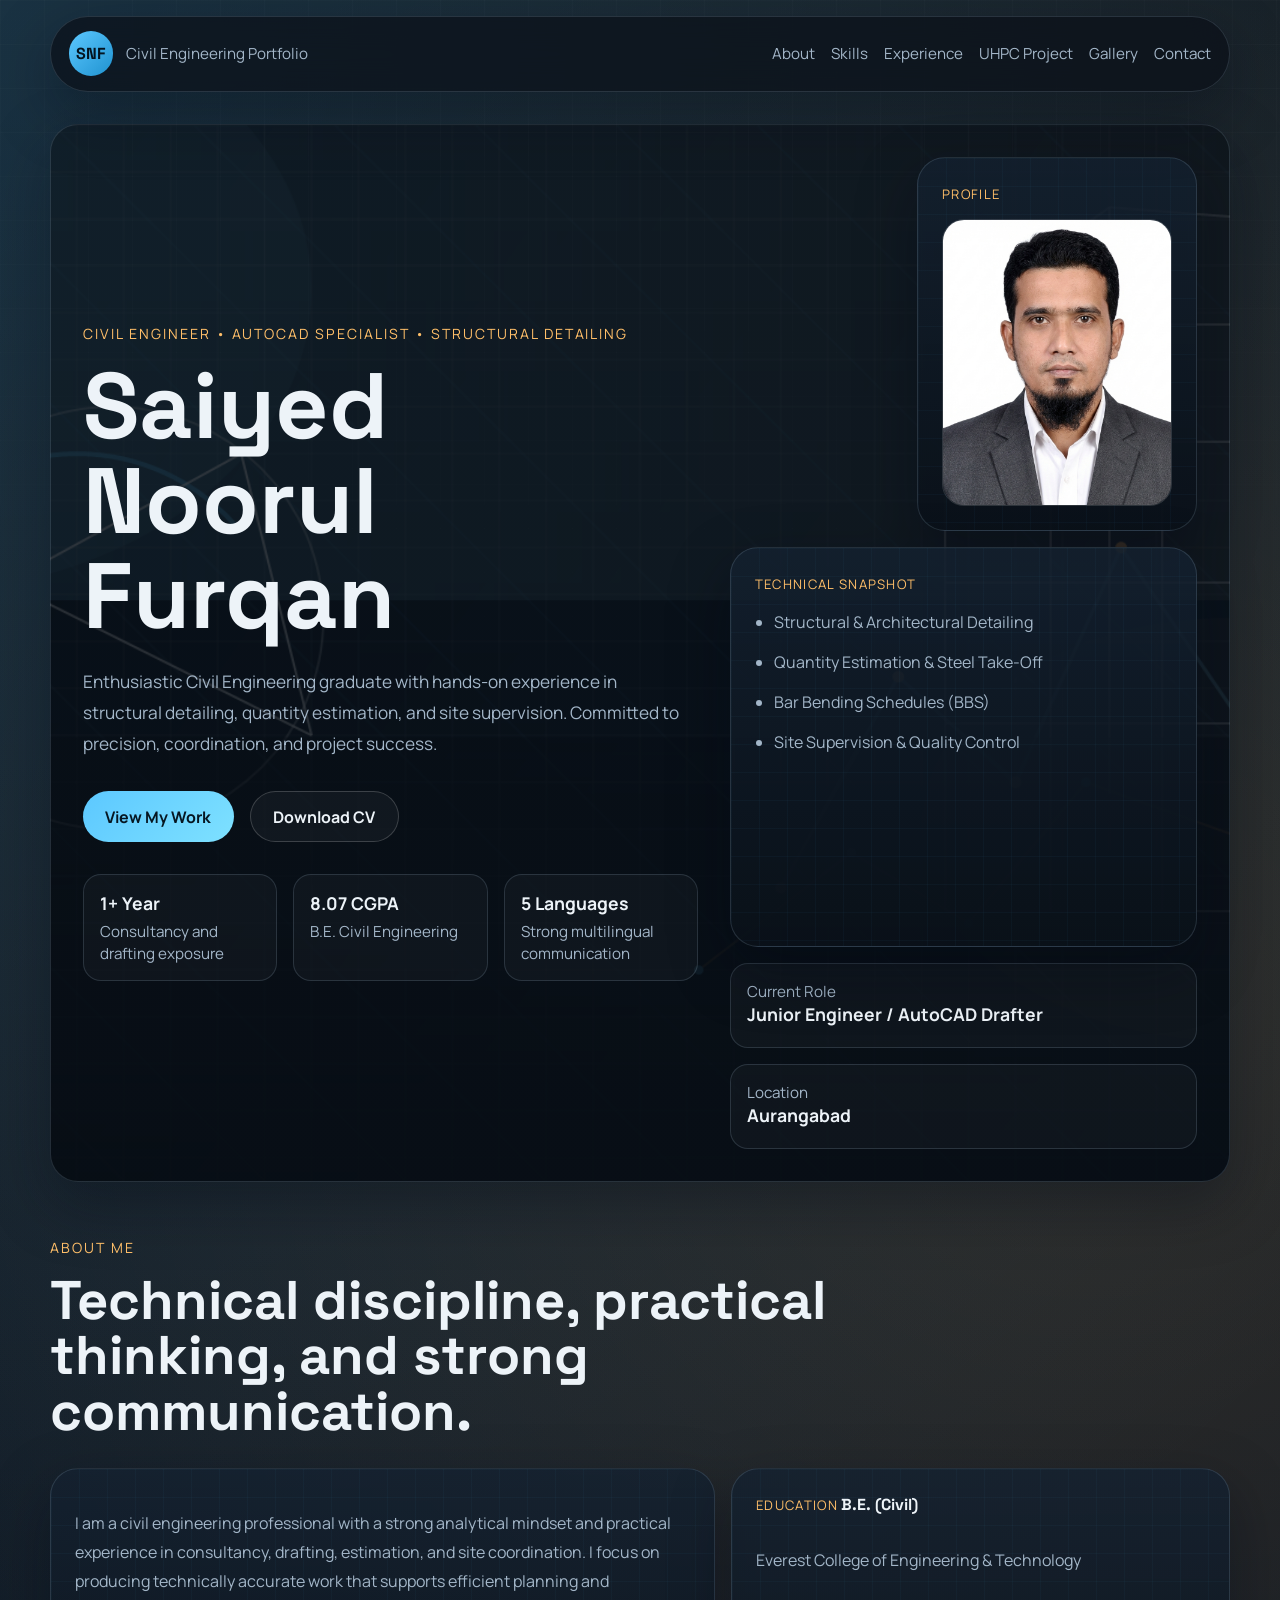
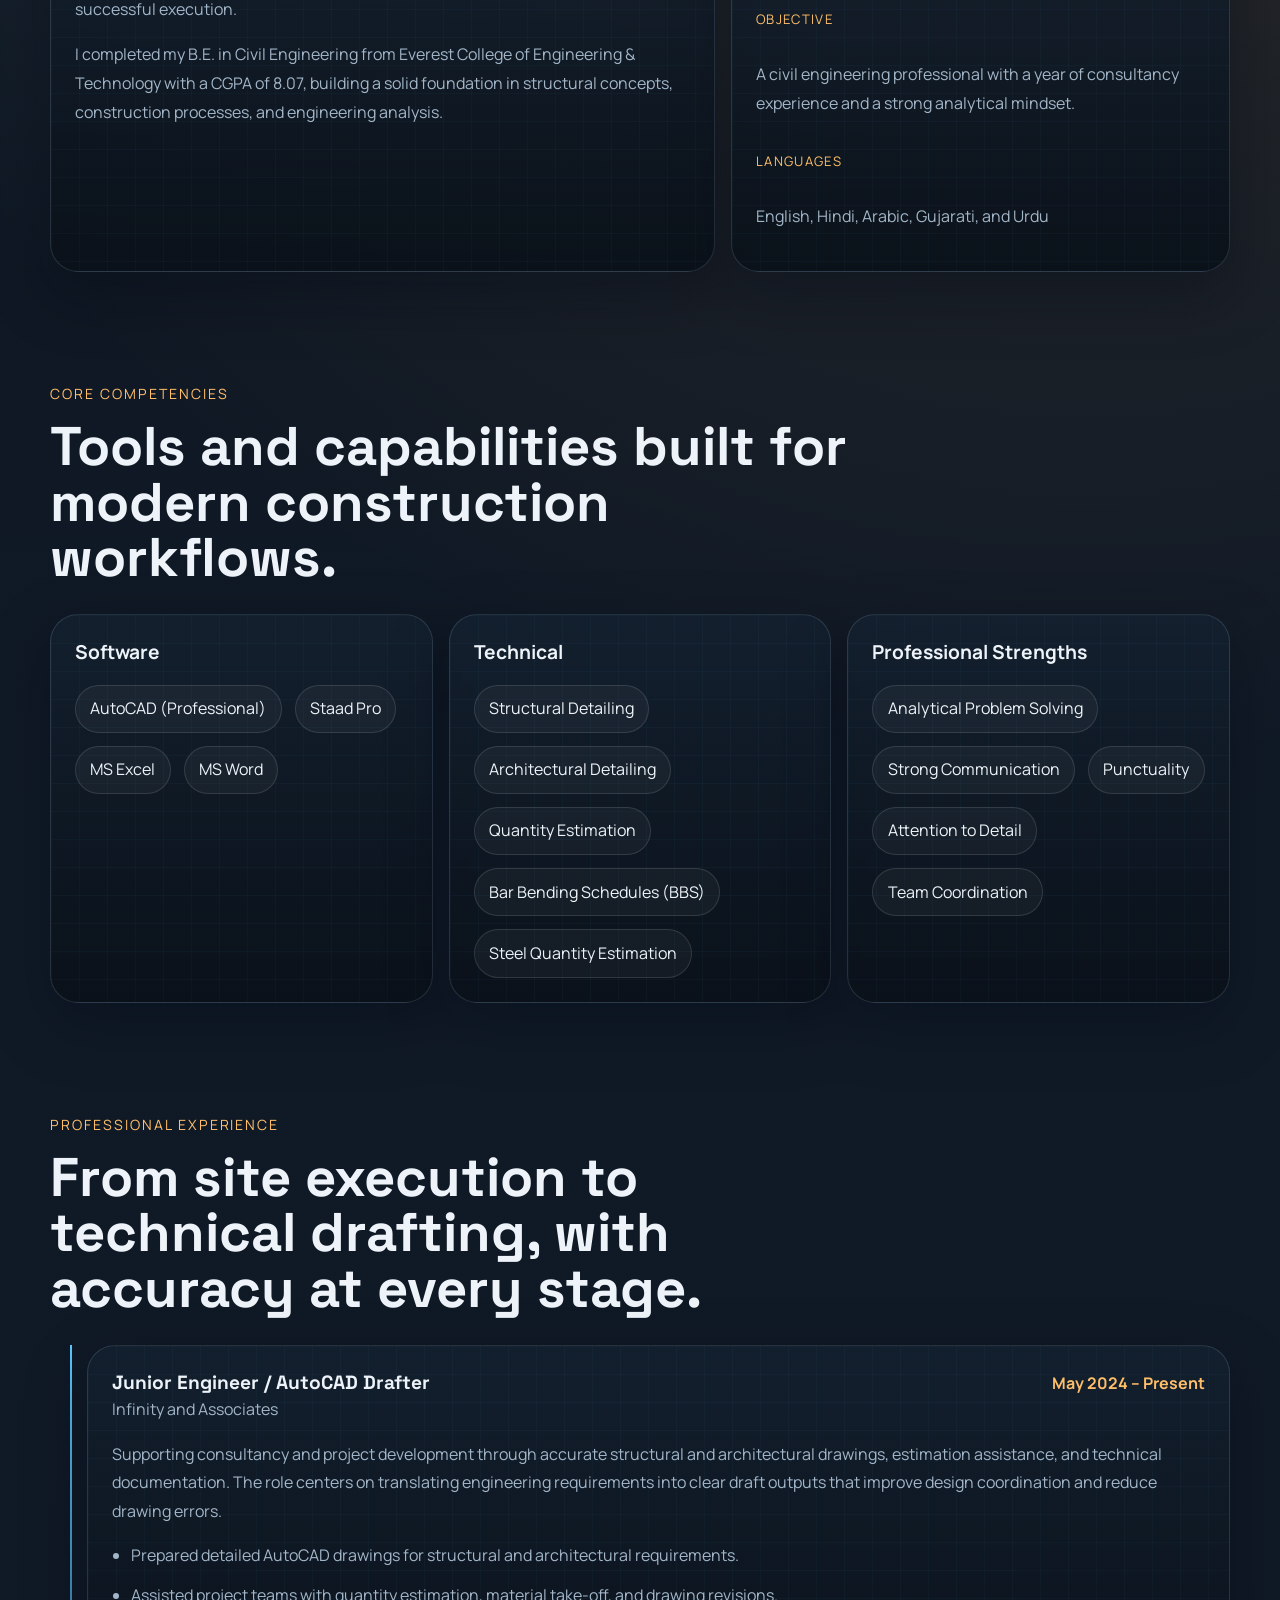
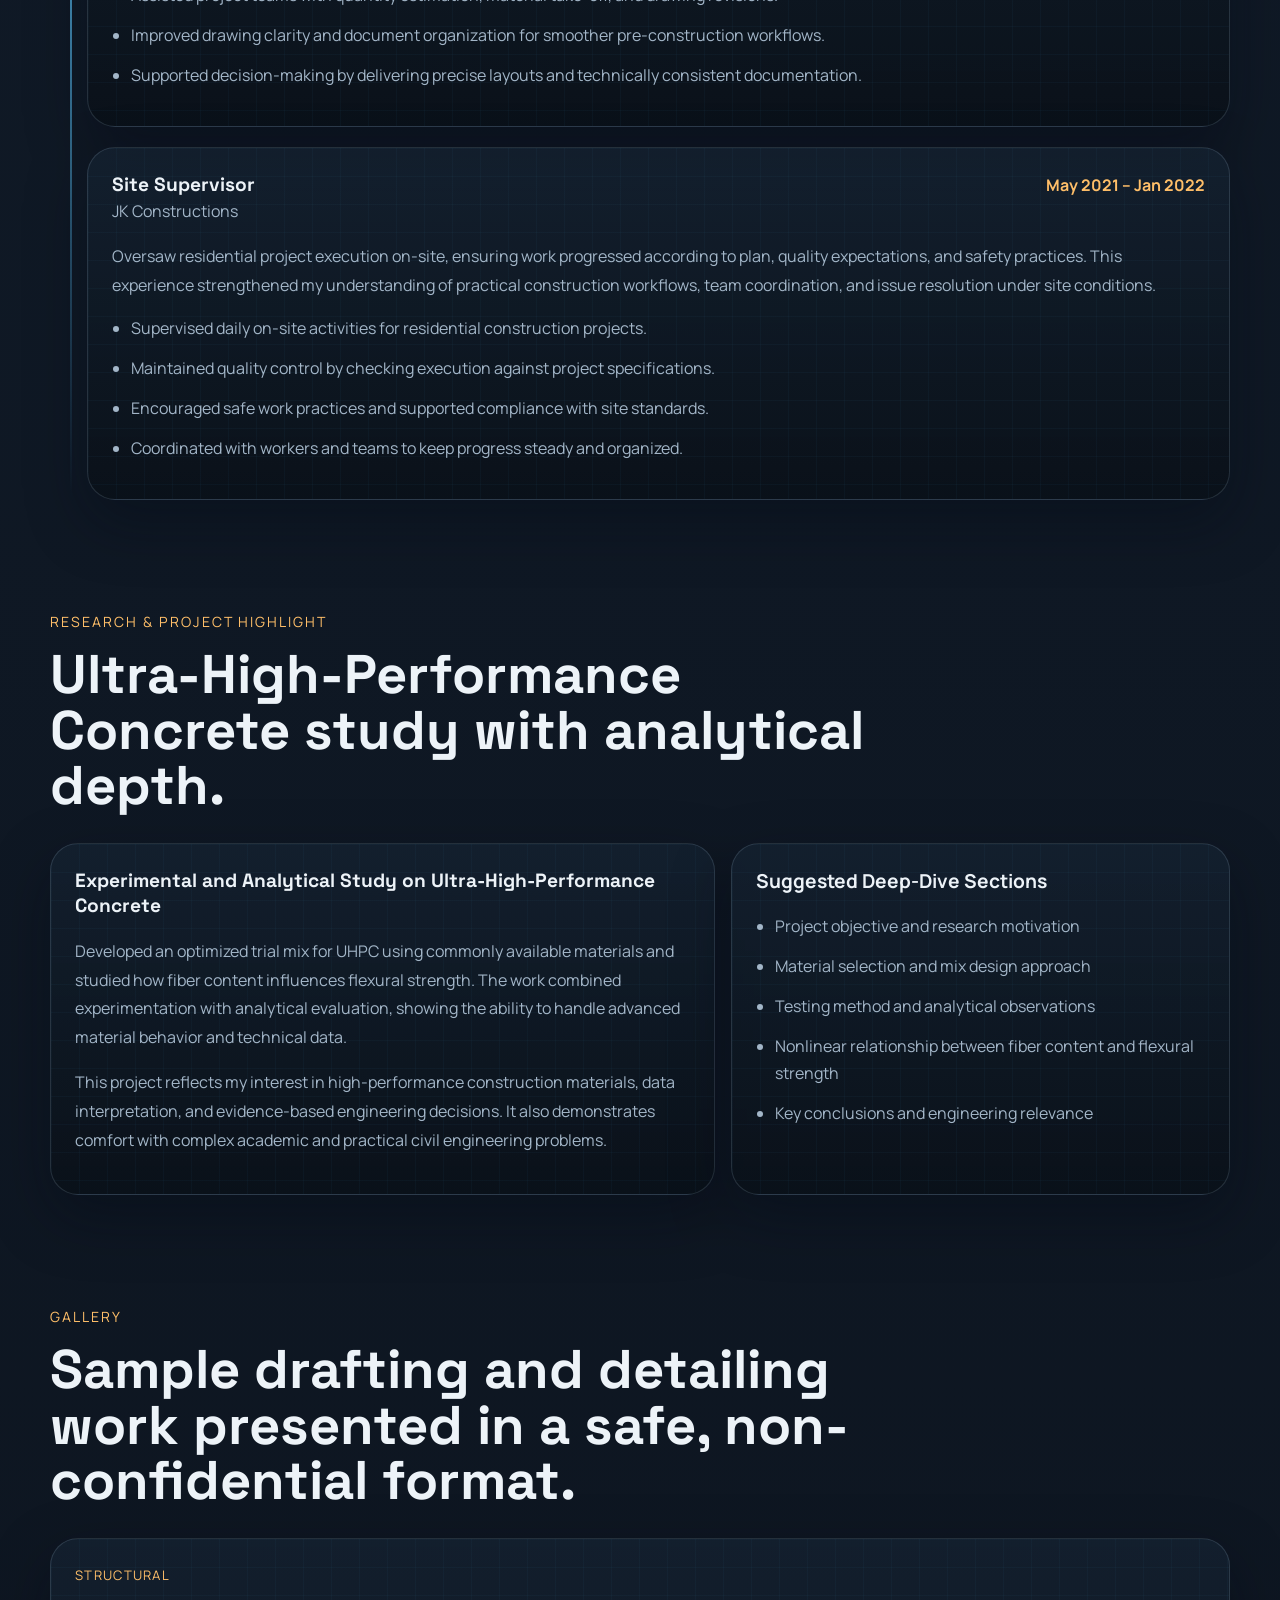
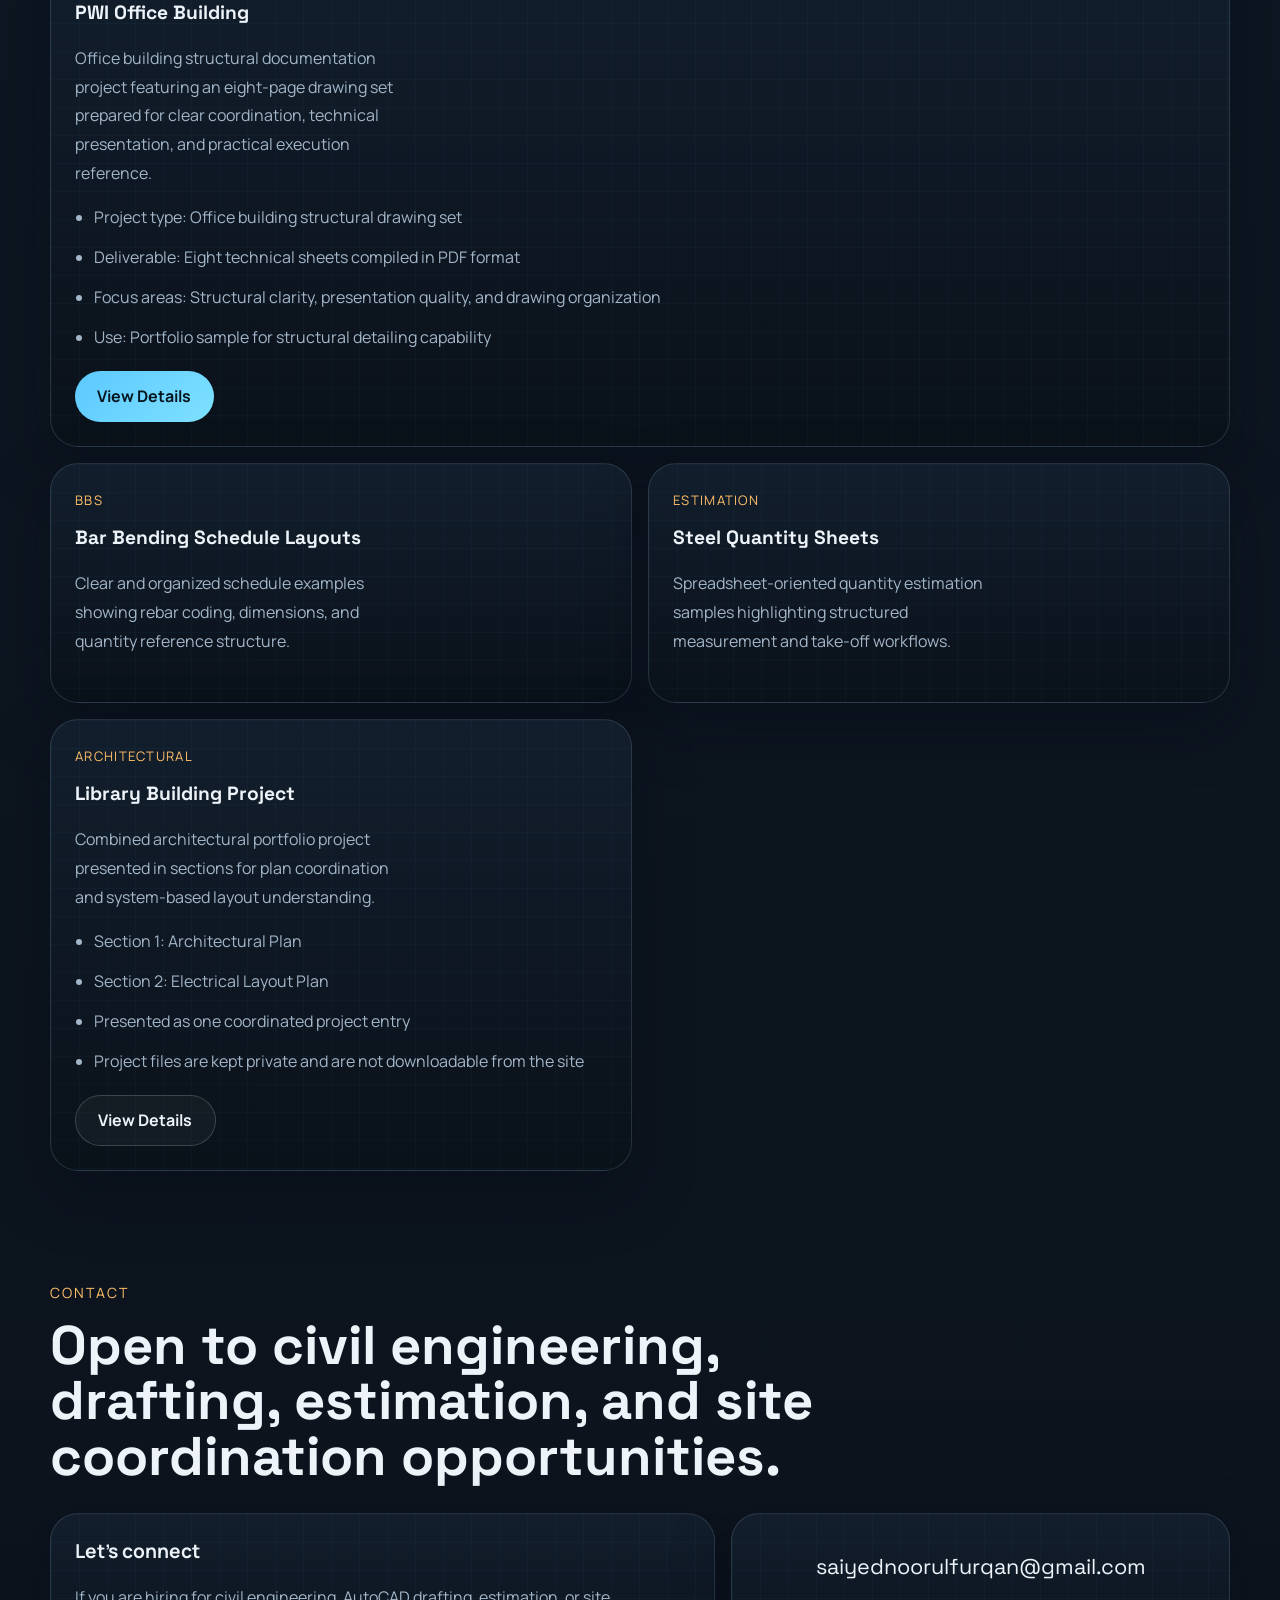
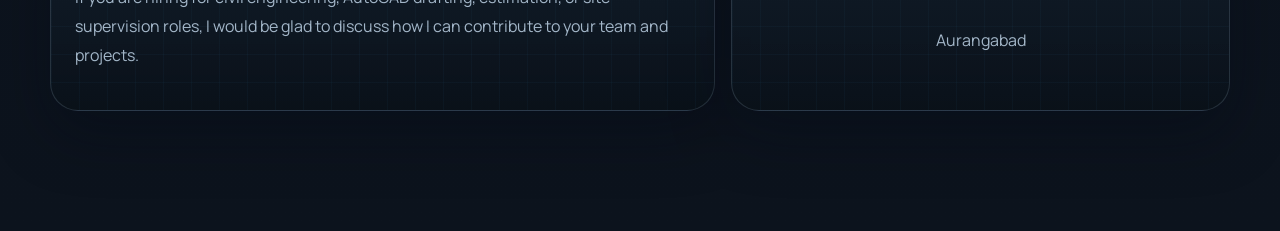
<file: index.html>
<!DOCTYPE html>
<html lang="en">
  <head>
    <meta charset="UTF-8" />
    <meta name="viewport" content="width=device-width, initial-scale=1.0" />
    <title>Saiyed Noorul Furqan | Civil Engineer & AutoCAD Specialist</title>
    <meta
      name="description"
      content="Professional portfolio of Saiyed Noorul Furqan, Civil Engineer and AutoCAD Specialist focused on structural detailing, quantity estimation, and site supervision."
    />
    <link rel="preconnect" href="https://fonts.googleapis.com" />
    <link rel="preconnect" href="https://fonts.gstatic.com" crossorigin />
    <link
      href="https://fonts.googleapis.com/css2?family=Manrope:wght@400;500;600;700;800&family=Space+Grotesk:wght@500;700&display=swap"
      rel="stylesheet"
    />
    <link rel="stylesheet" href="styles.css" />
  </head>
  <body>
    <div class="site-shell">
      <header class="topbar">
        <a class="brand" href="#home">
          <span class="brand-mark">SNF</span>
          <span class="brand-text">Civil Engineering Portfolio</span>
        </a>
        <button class="nav-toggle" aria-expanded="false" aria-controls="site-nav">
          Menu
        </button>
        <nav class="nav" id="site-nav">
          <a href="#about">About</a>
          <a href="#skills">Skills</a>
          <a href="#experience">Experience</a>
          <a href="#project">UHPC Project</a>
          <a href="#gallery">Gallery</a>
          <a href="#contact">Contact</a>
        </nav>
      </header>

      <main>
        <section class="hero section" id="home">
          <div class="hero-copy">
            <p class="eyebrow">Civil Engineer • AutoCAD Specialist • Structural Detailing</p>
            <h1>Saiyed Noorul Furqan</h1>
            <p class="hero-subtitle">
              Enthusiastic Civil Engineering graduate with hands-on experience in
              structural detailing, quantity estimation, and site supervision.
              Committed to precision, coordination, and project success.
            </p>
            <div class="hero-actions">
              <a class="button button-primary" href="#gallery">View My Work</a>
              <a class="button button-secondary" href="#contact">Download CV</a>
            </div>
            <div class="hero-highlights">
              <div>
                <strong>1+ Year</strong>
                <span>Consultancy and drafting exposure</span>
              </div>
              <div>
                <strong>8.07 CGPA</strong>
                <span>B.E. Civil Engineering</span>
              </div>
              <div>
                <strong>5 Languages</strong>
                <span>Strong multilingual communication</span>
              </div>
            </div>
          </div>

          <div class="hero-panel">
            <div class="profile-card card">
              <span class="panel-label">Profile</span>
              <img
                class="profile-photo"
                src="images/profile-photo-cropped.png"
                alt="Portrait of Saiyed Noorul Furqan"
              />
            </div>
            <div class="blueprint-card">
              <div class="panel-label">Technical Snapshot</div>
              <ul>
                <li>Structural & Architectural Detailing</li>
                <li>Quantity Estimation & Steel Take-Off</li>
                <li>Bar Bending Schedules (BBS)</li>
                <li>Site Supervision & Quality Control</li>
              </ul>
            </div>
            <div class="metric-grid">
              <article>
                <span>Current Role</span>
                <strong>Junior Engineer / AutoCAD Drafter</strong>
              </article>
              <article>
                <span>Location</span>
                <strong>Aurangabad</strong>
              </article>
            </div>
          </div>
        </section>

        <section class="section" id="about">
          <div class="section-heading">
            <p class="eyebrow">About Me</p>
            <h2>Technical discipline, practical thinking, and strong communication.</h2>
          </div>
          <div class="about-grid">
            <article class="card">
              <p>
                I am a civil engineering professional with a strong analytical mindset
                and practical experience in consultancy, drafting, estimation, and
                site coordination. I focus on producing technically accurate work that
                supports efficient planning and successful execution.
              </p>
              <p>
                I completed my B.E. in Civil Engineering from Everest College of
                Engineering & Technology with a CGPA of 8.07, building a solid
                foundation in structural concepts, construction processes, and
                engineering analysis.
              </p>
            </article>
            <article class="card info-stack">
              <div>
                <span class="info-label">Education</span>
                <strong>B.E. (Civil)</strong>
                <p>Everest College of Engineering & Technology</p>
              </div>
              <div>
                <span class="info-label">Objective</span>
                <p>A civil engineering professional with a year of consultancy experience and a strong analytical mindset.</p>
              </div>
              <div>
                <span class="info-label">Languages</span>
                <p>English, Hindi, Arabic, Gujarati, and Urdu</p>
              </div>
            </article>
          </div>
        </section>

        <section class="section" id="skills">
          <div class="section-heading">
            <p class="eyebrow">Core Competencies</p>
            <h2>Tools and capabilities built for modern construction workflows.</h2>
          </div>
          <div class="skills-grid">
            <article class="card skill-card">
              <h3>Software</h3>
              <ul class="tag-list">
                <li>AutoCAD (Professional)</li>
                <li>Staad Pro</li>
                <li>MS Excel</li>
                <li>MS Word</li>
              </ul>
            </article>
            <article class="card skill-card">
              <h3>Technical</h3>
              <ul class="tag-list">
                <li>Structural Detailing</li>
                <li>Architectural Detailing</li>
                <li>Quantity Estimation</li>
                <li>Bar Bending Schedules (BBS)</li>
                <li>Steel Quantity Estimation</li>
              </ul>
            </article>
            <article class="card skill-card">
              <h3>Professional Strengths</h3>
              <ul class="tag-list">
                <li>Analytical Problem Solving</li>
                <li>Strong Communication</li>
                <li>Punctuality</li>
                <li>Attention to Detail</li>
                <li>Team Coordination</li>
              </ul>
            </article>
          </div>
        </section>

        <section class="section" id="experience">
          <div class="section-heading">
            <p class="eyebrow">Professional Experience</p>
            <h2>From site execution to technical drafting, with accuracy at every stage.</h2>
          </div>
          <div class="timeline">
            <article class="timeline-card card">
              <div class="timeline-header">
                <div>
                  <h3>Junior Engineer / AutoCAD Drafter</h3>
                  <p>Infinity and Associates</p>
                </div>
                <span>May 2024 – Present</span>
              </div>
              <p>
                Supporting consultancy and project development through accurate
                structural and architectural drawings, estimation assistance, and
                technical documentation. The role centers on translating engineering
                requirements into clear draft outputs that improve design coordination
                and reduce drawing errors.
              </p>
              <ul class="detail-list">
                <li>Prepared detailed AutoCAD drawings for structural and architectural requirements.</li>
                <li>Assisted project teams with quantity estimation, material take-off, and drawing revisions.</li>
                <li>Improved drawing clarity and document organization for smoother pre-construction workflows.</li>
                <li>Supported decision-making by delivering precise layouts and technically consistent documentation.</li>
              </ul>
            </article>

            <article class="timeline-card card">
              <div class="timeline-header">
                <div>
                  <h3>Site Supervisor</h3>
                  <p>JK Constructions</p>
                </div>
                <span>May 2021 – Jan 2022</span>
              </div>
              <p>
                Oversaw residential project execution on-site, ensuring work progressed
                according to plan, quality expectations, and safety practices. This
                experience strengthened my understanding of practical construction
                workflows, team coordination, and issue resolution under site
                conditions.
              </p>
              <ul class="detail-list">
                <li>Supervised daily on-site activities for residential construction projects.</li>
                <li>Maintained quality control by checking execution against project specifications.</li>
                <li>Encouraged safe work practices and supported compliance with site standards.</li>
                <li>Coordinated with workers and teams to keep progress steady and organized.</li>
              </ul>
            </article>
          </div>
        </section>

        <section class="section project-section" id="project">
          <div class="section-heading">
            <p class="eyebrow">Research & Project Highlight</p>
            <h2>Ultra-High-Performance Concrete study with analytical depth.</h2>
          </div>
          <div class="project-layout">
            <article class="card project-main">
              <h3>Experimental and Analytical Study on Ultra-High-Performance Concrete</h3>
              <p>
                Developed an optimized trial mix for UHPC using commonly available
                materials and studied how fiber content influences flexural strength.
                The work combined experimentation with analytical evaluation, showing
                the ability to handle advanced material behavior and technical data.
              </p>
              <p>
                This project reflects my interest in high-performance construction
                materials, data interpretation, and evidence-based engineering
                decisions. It also demonstrates comfort with complex academic and
                practical civil engineering problems.
              </p>
            </article>
            <aside class="card project-side">
              <h3>Suggested Deep-Dive Sections</h3>
              <ul class="detail-list">
                <li>Project objective and research motivation</li>
                <li>Material selection and mix design approach</li>
                <li>Testing method and analytical observations</li>
                <li>Nonlinear relationship between fiber content and flexural strength</li>
                <li>Key conclusions and engineering relevance</li>
              </ul>
            </aside>
          </div>
        </section>

        <section class="section" id="gallery">
          <div class="section-heading">
            <p class="eyebrow">Gallery</p>
            <h2>Sample drafting and detailing work presented in a safe, non-confidential format.</h2>
          </div>
          <div class="gallery-grid">
            <article class="gallery-card card structural-project-card">
              <span class="gallery-label">Structural</span>
              <h3><a class="project-link" href="pwi-office-building.html">PWI Office Building</a></h3>
              <p>
                Office building structural documentation project featuring an eight-page
                drawing set prepared for clear coordination, technical presentation,
                and practical execution reference.
              </p>
              <ul class="detail-list">
                <li>Project type: Office building structural drawing set</li>
                <li>Deliverable: Eight technical sheets compiled in PDF format</li>
                <li>Focus areas: Structural clarity, presentation quality, and drawing organization</li>
                <li>Use: Portfolio sample for structural detailing capability</li>
              </ul>
              <div class="project-actions">
                <a class="button button-primary" href="pwi-office-building.html">View Details</a>
              </div>
            </article>
            <article class="gallery-card card">
              <span class="gallery-label">BBS</span>
              <h3>Bar Bending Schedule Layouts</h3>
              <p>Clear and organized schedule examples showing rebar coding, dimensions, and quantity reference structure.</p>
            </article>
            <article class="gallery-card card">
              <span class="gallery-label">Estimation</span>
              <h3>Steel Quantity Sheets</h3>
              <p>Spreadsheet-oriented quantity estimation samples highlighting structured measurement and take-off workflows.</p>
            </article>
            <article class="gallery-card card">
              <span class="gallery-label">Architectural</span>
              <h3><a class="project-link" href="library-project.html">Library Building Project</a></h3>
              <p>
                Combined architectural portfolio project presented in sections for
                plan coordination and system-based layout understanding.
              </p>
              <ul class="detail-list">
                <li>Section 1: Architectural Plan</li>
                <li>Section 2: Electrical Layout Plan</li>
                <li>Presented as one coordinated project entry</li>
                <li>Project files are kept private and are not downloadable from the site</li>
              </ul>
              <div class="project-actions">
                <a class="button button-secondary" href="library-project.html">View Details</a>
              </div>
            </article>
          </div>
        </section>

        <section class="section contact-section" id="contact">
          <div class="section-heading">
            <p class="eyebrow">Contact</p>
            <h2>Open to civil engineering, drafting, estimation, and site coordination opportunities.</h2>
          </div>
          <div class="contact-grid">
            <article class="card">
              <h3>Let’s connect</h3>
              <p>
                If you are hiring for civil engineering, AutoCAD drafting, estimation,
                or site supervision roles, I would be glad to discuss how I can
                contribute to your team and projects.
              </p>
            </article>
            <article class="card contact-card">
              <a href="mailto:saiyednoorulfurqan@gmail.com">saiyednoorulfurqan@gmail.com</a>
              <p>Aurangabad</p>
            </article>
          </div>
        </section>
      </main>
    </div>

    <script src="script.js"></script>
  </body>
</html>
</file>
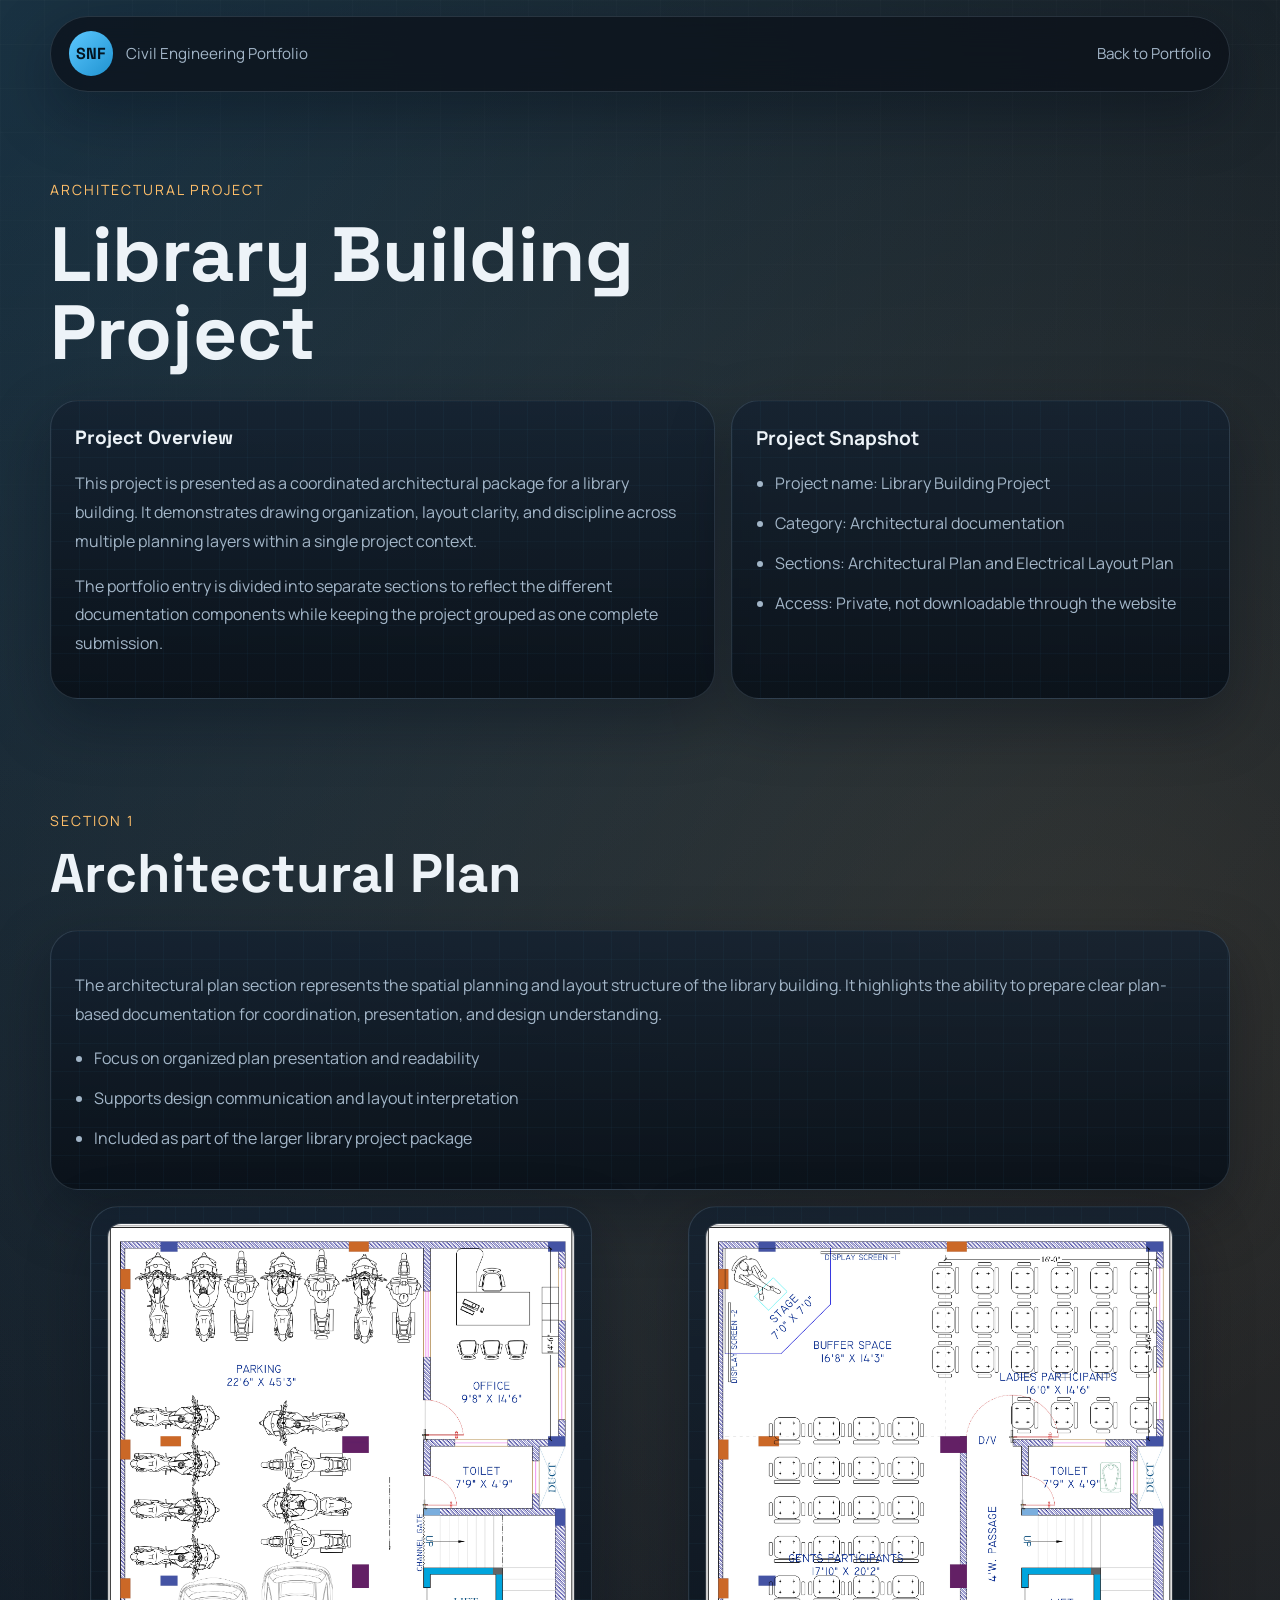
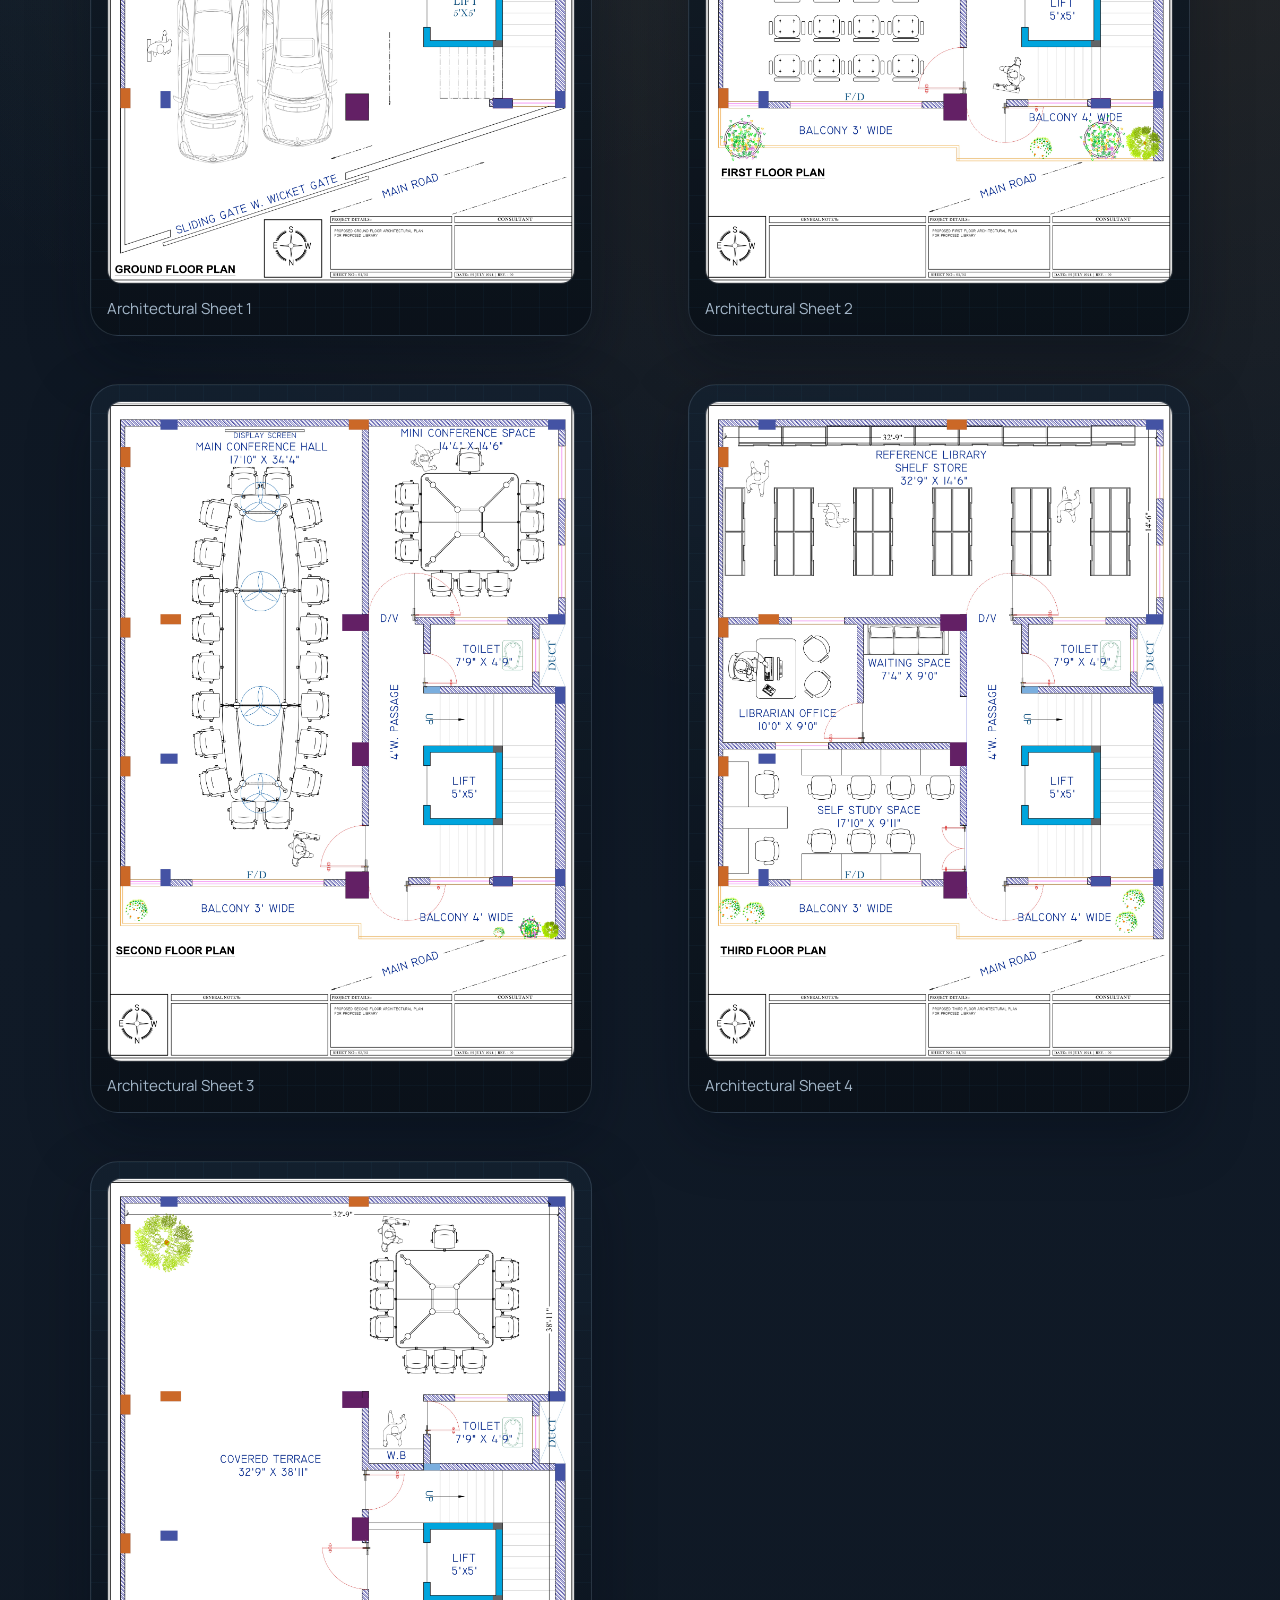
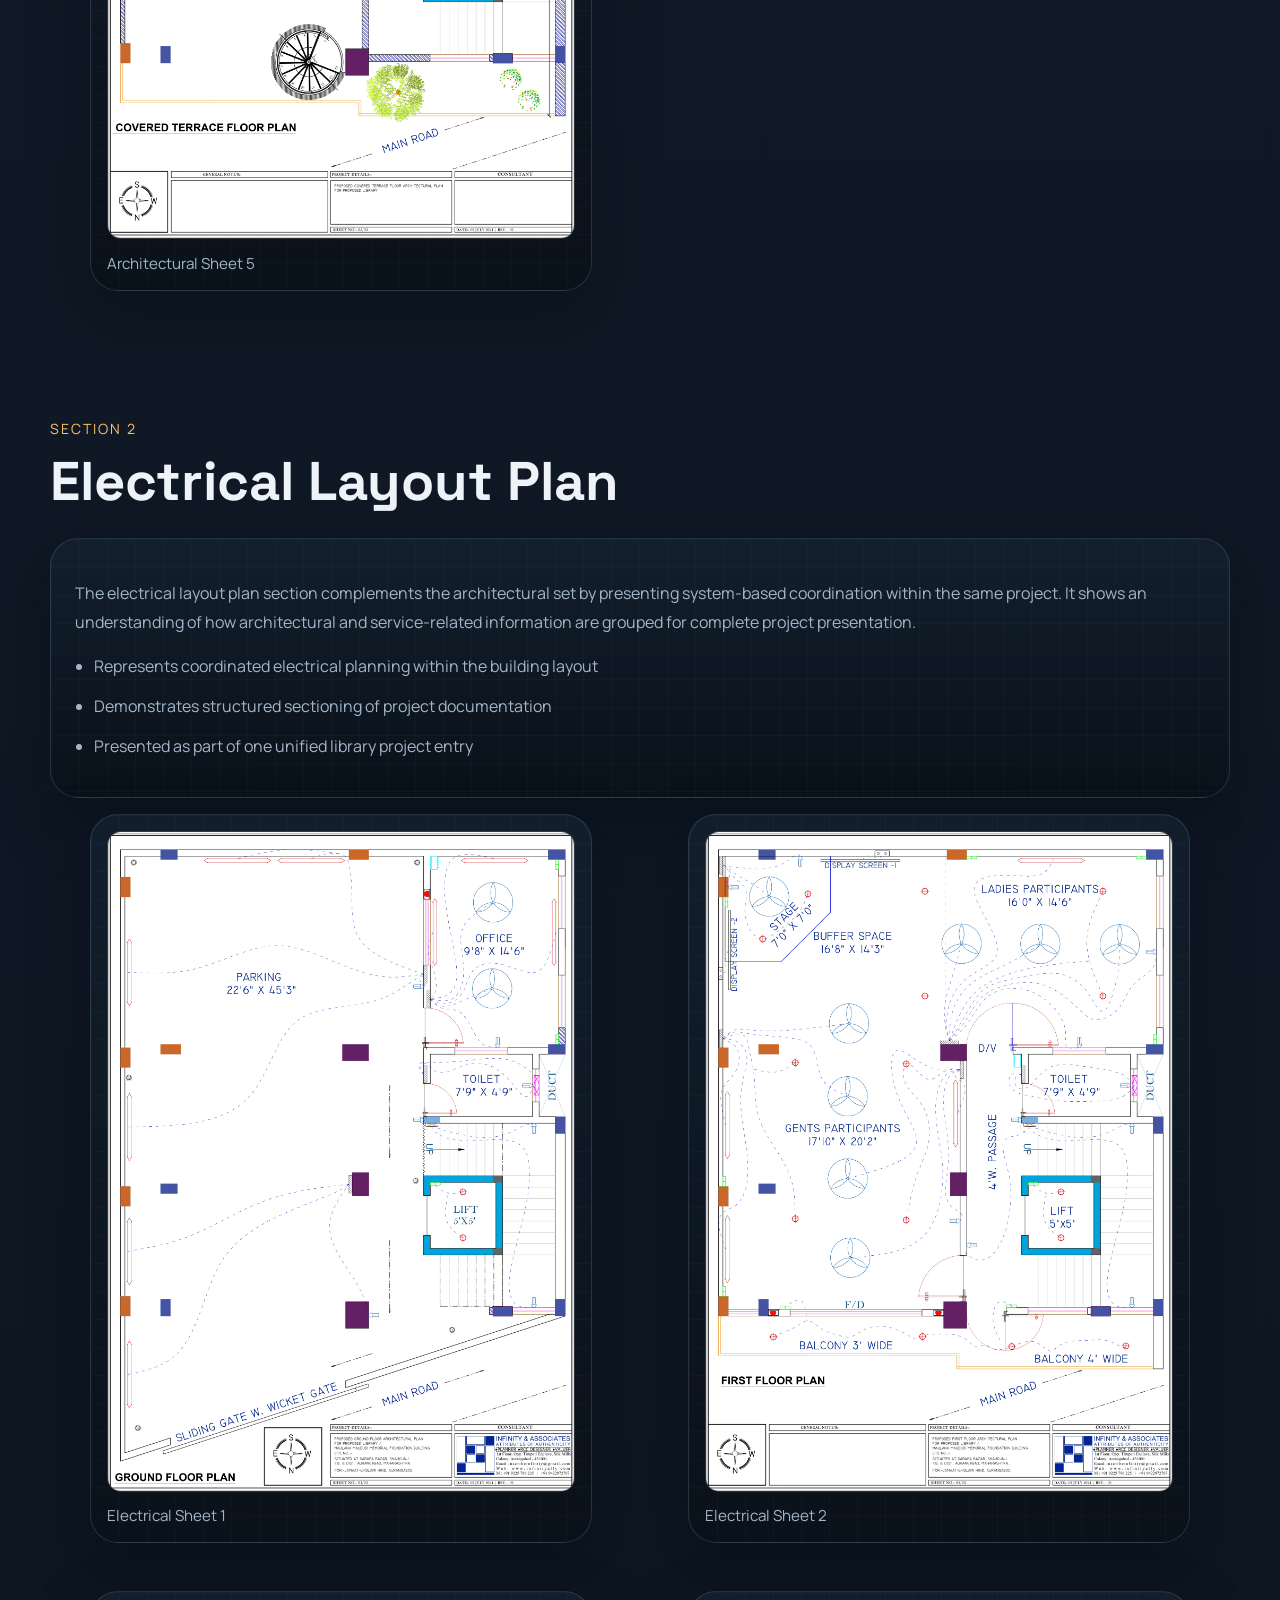
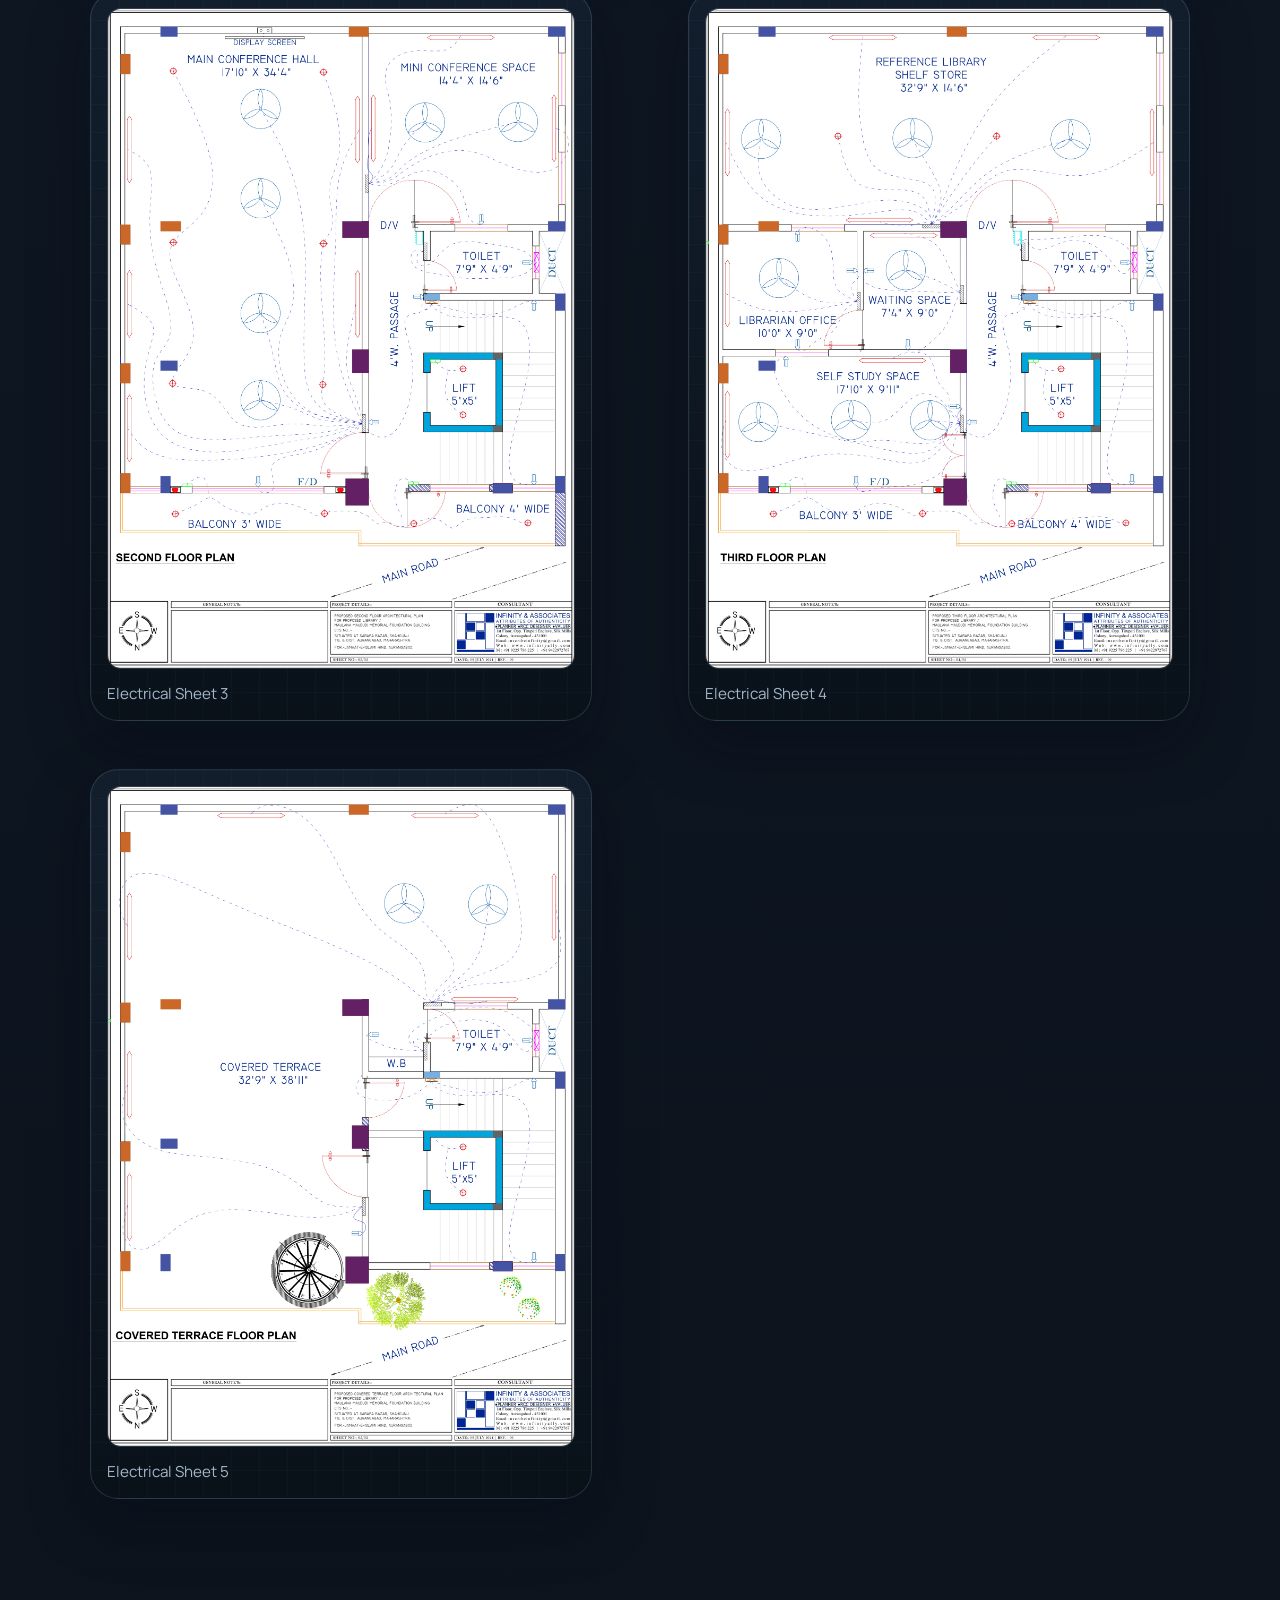
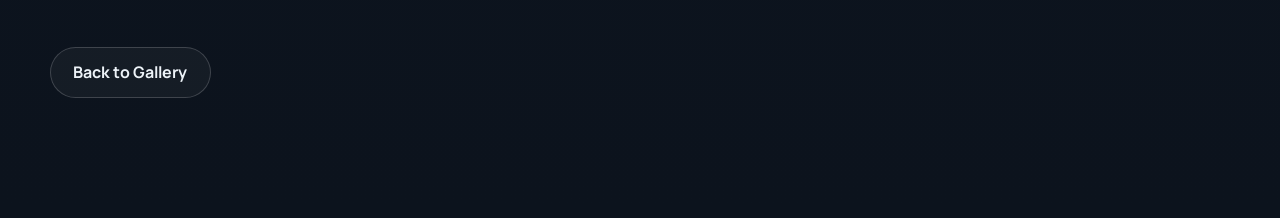
<file: library-project.html>
<!DOCTYPE html>
<html lang="en">
  <head>
    <meta charset="UTF-8" />
    <meta name="viewport" content="width=device-width, initial-scale=1.0" />
    <title>Library Building Project | Architectural Portfolio</title>
    <meta
      name="description"
      content="Architectural project detail page for a library building project by Saiyed Noorul Furqan."
    />
    <link rel="preconnect" href="https://fonts.googleapis.com" />
    <link rel="preconnect" href="https://fonts.gstatic.com" crossorigin />
    <link
      href="https://fonts.googleapis.com/css2?family=Manrope:wght@400;500;600;700;800&family=Space+Grotesk:wght@500;700&display=swap"
      rel="stylesheet"
    />
    <link rel="stylesheet" href="styles.css" />
  </head>
  <body>
    <div class="site-shell">
      <header class="topbar">
        <a class="brand" href="index.html#home">
          <span class="brand-mark">SNF</span>
          <span class="brand-text">Civil Engineering Portfolio</span>
        </a>
        <nav class="nav nav-static">
          <a href="index.html#gallery">Back to Portfolio</a>
        </nav>
      </header>

      <main>
        <section class="section project-detail-hero">
          <div class="section-heading">
            <p class="eyebrow">Architectural Project</p>
            <h1>Library Building Project</h1>
          </div>
          <div class="project-layout">
            <article class="card project-main">
              <h3>Project Overview</h3>
              <p>
                This project is presented as a coordinated architectural package for a
                library building. It demonstrates drawing organization, layout
                clarity, and discipline across multiple planning layers within a
                single project context.
              </p>
              <p>
                The portfolio entry is divided into separate sections to reflect the
                different documentation components while keeping the project grouped
                as one complete submission.
              </p>
            </article>
            <aside class="card project-side">
              <h3>Project Snapshot</h3>
              <ul class="detail-list">
                <li>Project name: Library Building Project</li>
                <li>Category: Architectural documentation</li>
                <li>Sections: Architectural Plan and Electrical Layout Plan</li>
                <li>Access: Private, not downloadable through the website</li>
              </ul>
            </aside>
          </div>
        </section>

        <section class="section">
          <div class="section-heading">
            <p class="eyebrow">Section 1</p>
            <h2>Architectural Plan</h2>
          </div>
          <div class="card">
            <p>
              The architectural plan section represents the spatial planning and
              layout structure of the library building. It highlights the ability to
              prepare clear plan-based documentation for coordination, presentation,
              and design understanding.
            </p>
            <ul class="detail-list">
              <li>Focus on organized plan presentation and readability</li>
              <li>Supports design communication and layout interpretation</li>
              <li>Included as part of the larger library project package</li>
            </ul>
          </div>
          <div class="drawing-grid section-grid">
            <figure class="drawing-card card">
              <img src="images/2.1 LIBRARY ARCHITECTURAL PLANS/LIBRARY ARCHITECTURAL PLANS_page-0001.jpg" alt="Library architectural drawing sheet 1" loading="lazy" />
              <figcaption>Architectural Sheet 1</figcaption>
            </figure>
            <figure class="drawing-card card">
              <img src="images/2.1 LIBRARY ARCHITECTURAL PLANS/LIBRARY ARCHITECTURAL PLANS_page-0002.jpg" alt="Library architectural drawing sheet 2" loading="lazy" />
              <figcaption>Architectural Sheet 2</figcaption>
            </figure>
            <figure class="drawing-card card">
              <img src="images/2.1 LIBRARY ARCHITECTURAL PLANS/LIBRARY ARCHITECTURAL PLANS_page-0003.jpg" alt="Library architectural drawing sheet 3" loading="lazy" />
              <figcaption>Architectural Sheet 3</figcaption>
            </figure>
            <figure class="drawing-card card">
              <img src="images/2.1 LIBRARY ARCHITECTURAL PLANS/LIBRARY ARCHITECTURAL PLANS_page-0004.jpg" alt="Library architectural drawing sheet 4" loading="lazy" />
              <figcaption>Architectural Sheet 4</figcaption>
            </figure>
            <figure class="drawing-card card">
              <img src="images/2.1 LIBRARY ARCHITECTURAL PLANS/LIBRARY ARCHITECTURAL PLANS_page-0005.jpg" alt="Library architectural drawing sheet 5" loading="lazy" />
              <figcaption>Architectural Sheet 5</figcaption>
            </figure>
          </div>
        </section>

        <section class="section">
          <div class="section-heading">
            <p class="eyebrow">Section 2</p>
            <h2>Electrical Layout Plan</h2>
          </div>
          <div class="card">
            <p>
              The electrical layout plan section complements the architectural set by
              presenting system-based coordination within the same project. It shows
              an understanding of how architectural and service-related information
              are grouped for complete project presentation.
            </p>
            <ul class="detail-list">
              <li>Represents coordinated electrical planning within the building layout</li>
              <li>Demonstrates structured sectioning of project documentation</li>
              <li>Presented as part of one unified library project entry</li>
            </ul>
          </div>
          <div class="drawing-grid section-grid">
            <figure class="drawing-card card">
              <img src="images/2.2 LIBRARY ELECTRICAL LAYOUT PLAN/LIBRARY ELECTRICAL LAYOUT  PLANS_page-0001.jpg" alt="Library electrical layout drawing sheet 1" loading="lazy" />
              <figcaption>Electrical Sheet 1</figcaption>
            </figure>
            <figure class="drawing-card card">
              <img src="images/2.2 LIBRARY ELECTRICAL LAYOUT PLAN/LIBRARY ELECTRICAL LAYOUT  PLANS_page-0002.jpg" alt="Library electrical layout drawing sheet 2" loading="lazy" />
              <figcaption>Electrical Sheet 2</figcaption>
            </figure>
            <figure class="drawing-card card">
              <img src="images/2.2 LIBRARY ELECTRICAL LAYOUT PLAN/LIBRARY ELECTRICAL LAYOUT  PLANS_page-0003.jpg" alt="Library electrical layout drawing sheet 3" loading="lazy" />
              <figcaption>Electrical Sheet 3</figcaption>
            </figure>
            <figure class="drawing-card card">
              <img src="images/2.2 LIBRARY ELECTRICAL LAYOUT PLAN/LIBRARY ELECTRICAL LAYOUT  PLANS_page-0004.jpg" alt="Library electrical layout drawing sheet 4" loading="lazy" />
              <figcaption>Electrical Sheet 4</figcaption>
            </figure>
            <figure class="drawing-card card">
              <img src="images/2.2 LIBRARY ELECTRICAL LAYOUT PLAN/LIBRARY ELECTRICAL LAYOUT  PLANS_page-0005.jpg" alt="Library electrical layout drawing sheet 5" loading="lazy" />
              <figcaption>Electrical Sheet 5</figcaption>
            </figure>
          </div>
        </section>

        <section class="section">
          <div class="project-actions">
            <a class="button button-secondary" href="index.html#gallery">Back to Gallery</a>
          </div>
        </section>
      </main>
    </div>
  </body>
</html>
</file>
<file: styles.css>
:root {
  --bg: #0f1722;
  --bg-soft: #162131;
  --panel: rgba(12, 20, 31, 0.78);
  --panel-strong: rgba(18, 29, 43, 0.95);
  --line: rgba(160, 186, 211, 0.18);
  --text: #edf3f8;
  --muted: #a3b6c8;
  --accent: #5cc8ff;
  --accent-strong: #1f92d0;
  --warm: #ffbf69;
  --shadow: 0 22px 60px rgba(2, 8, 20, 0.35);
  --radius-lg: 28px;
  --radius-md: 18px;
  --radius-sm: 12px;
  --max-width: 1180px;
}

*,
*::before,
*::after {
  box-sizing: border-box;
}

html {
  scroll-behavior: smooth;
}

body {
  margin: 0;
  font-family: "Manrope", sans-serif;
  color: var(--text);
  background:
    radial-gradient(circle at top left, rgba(92, 200, 255, 0.18), transparent 28%),
    radial-gradient(circle at 85% 15%, rgba(255, 191, 105, 0.14), transparent 24%),
    linear-gradient(180deg, #0b1119 0%, #101a27 38%, #0c131d 100%);
  min-height: 100vh;
}

body::before {
  content: "";
  position: fixed;
  inset: 0;
  pointer-events: none;
  background-image:
    linear-gradient(rgba(255, 255, 255, 0.03) 1px, transparent 1px),
    linear-gradient(90deg, rgba(255, 255, 255, 0.03) 1px, transparent 1px);
  background-size: 44px 44px;
  mask-image: linear-gradient(180deg, rgba(0, 0, 0, 0.55), transparent 85%);
}

a {
  color: inherit;
  text-decoration: none;
}

.site-shell {
  width: min(calc(100% - 2rem), var(--max-width));
  margin: 0 auto;
  padding-bottom: 4rem;
}

.topbar {
  position: sticky;
  top: 1rem;
  z-index: 10;
  display: flex;
  align-items: center;
  justify-content: space-between;
  gap: 1rem;
  margin: 1rem 0 2rem;
  padding: 0.9rem 1.1rem;
  background: rgba(10, 16, 24, 0.72);
  border: 1px solid var(--line);
  border-radius: 999px;
  backdrop-filter: blur(18px);
  box-shadow: var(--shadow);
}

.brand {
  display: inline-flex;
  align-items: center;
  gap: 0.8rem;
  min-width: 0;
}

.brand-mark {
  display: grid;
  place-items: center;
  width: 2.8rem;
  height: 2.8rem;
  border-radius: 50%;
  background: linear-gradient(135deg, var(--accent), var(--accent-strong));
  color: #03131f;
  font-family: "Space Grotesk", sans-serif;
  font-weight: 700;
}

.brand-text {
  font-size: 0.95rem;
  color: var(--muted);
}

.nav {
  display: flex;
  align-items: center;
  gap: 1rem;
}

.nav a {
  color: var(--muted);
  font-size: 0.95rem;
  transition: color 160ms ease;
}

.nav a:hover,
.nav a:focus-visible {
  color: var(--text);
}

.nav-toggle {
  display: none;
  border: 0;
  border-radius: 999px;
  padding: 0.7rem 1rem;
  background: rgba(255, 255, 255, 0.08);
  color: var(--text);
  font: inherit;
}

.section {
  padding: 3.5rem 0;
}

.hero {
  display: grid;
  grid-template-columns: 1.25fr 0.95fr;
  gap: 2rem;
  align-items: center;
  min-height: calc(100vh - 9rem);
  padding: 2rem;
  border: 1px solid var(--line);
  border-radius: var(--radius-lg);
  background:
    linear-gradient(rgba(7, 13, 20, 0.78), rgba(7, 13, 20, 0.84)),
    url("images/cover-photo-generated.png") center/cover no-repeat;
  box-shadow: var(--shadow);
}

.eyebrow {
  margin: 0 0 1rem;
  color: var(--warm);
  font-size: 0.88rem;
  letter-spacing: 0.14em;
  text-transform: uppercase;
}

.hero h1,
.section-heading h2 {
  margin: 0;
  font-family: "Space Grotesk", sans-serif;
  line-height: 1.02;
}

.hero h1 {
  font-size: clamp(3rem, 8vw, 5.8rem);
  max-width: 10ch;
}

.hero-subtitle {
  max-width: 60ch;
  margin: 1.4rem 0 0;
  color: var(--muted);
  font-size: 1.08rem;
  line-height: 1.8;
}

.hero-actions {
  display: flex;
  flex-wrap: wrap;
  gap: 1rem;
  margin-top: 2rem;
}

.button {
  display: inline-flex;
  align-items: center;
  justify-content: center;
  min-height: 3.2rem;
  padding: 0.8rem 1.4rem;
  border-radius: 999px;
  font-weight: 700;
  transition: transform 160ms ease, background 160ms ease;
}

.button:hover,
.button:focus-visible {
  transform: translateY(-1px);
}

.button-primary {
  background: linear-gradient(135deg, var(--accent), #7ee1ff);
  color: #061621;
}

.button-secondary {
  border: 1px solid rgba(255, 255, 255, 0.18);
  background: rgba(255, 255, 255, 0.04);
}

.hero-highlights,
.metric-grid,
.skills-grid,
.about-grid,
.project-layout,
.contact-grid {
  display: grid;
  gap: 1rem;
}

.hero-highlights {
  grid-template-columns: repeat(3, minmax(0, 1fr));
  margin-top: 2rem;
}

.hero-highlights div,
.metric-grid article {
  padding: 1rem;
  border: 1px solid var(--line);
  border-radius: var(--radius-md);
  background: rgba(255, 255, 255, 0.03);
}

.hero-highlights strong,
.metric-grid strong {
  display: block;
  margin-bottom: 0.3rem;
  font-size: 1.1rem;
}

.hero-highlights span,
.metric-grid span {
  color: var(--muted);
  font-size: 0.95rem;
}

.hero-panel {
  display: grid;
  gap: 1rem;
}

.blueprint-card,
.card {
  position: relative;
  overflow: hidden;
  background: linear-gradient(180deg, rgba(20, 33, 48, 0.82), rgba(10, 17, 25, 0.94));
  border: 1px solid var(--line);
  border-radius: var(--radius-lg);
  box-shadow: var(--shadow);
}

.profile-card {
  padding: 1.2rem;
  max-width: 280px;
  justify-self: end;
}

.blueprint-card {
  min-height: 25rem;
  padding: 1.5rem;
}

.blueprint-card::before,
.card::before {
  content: "";
  position: absolute;
  inset: 0;
  background:
    linear-gradient(rgba(92, 200, 255, 0.08) 1px, transparent 1px),
    linear-gradient(90deg, rgba(92, 200, 255, 0.08) 1px, transparent 1px);
  background-size: 28px 28px;
  opacity: 0.45;
  pointer-events: none;
}

.panel-label,
.info-label,
.gallery-label {
  position: relative;
  z-index: 1;
  display: inline-block;
  margin-bottom: 1rem;
  color: var(--warm);
  font-size: 0.82rem;
  letter-spacing: 0.1em;
  text-transform: uppercase;
}

.blueprint-card ul,
.detail-list,
.tag-list {
  position: relative;
  z-index: 1;
  margin: 0;
  padding-left: 1.2rem;
}

.blueprint-card li,
.detail-list li,
.tag-list li {
  margin-bottom: 0.8rem;
  color: var(--muted);
  line-height: 1.7;
}

.section-heading {
  max-width: 52rem;
  margin-bottom: 1.8rem;
}

.section-heading h2 {
  font-size: clamp(2rem, 4.4vw, 3.4rem);
}

.about-grid,
.project-layout,
.contact-grid {
  grid-template-columns: 1.2fr 0.9fr;
}

.skills-grid {
  grid-template-columns: repeat(3, minmax(0, 1fr));
}

.card {
  padding: 1.5rem;
}

.card > * {
  position: relative;
  z-index: 1;
}

.card p {
  color: var(--muted);
  line-height: 1.8;
}

.info-stack {
  display: grid;
  gap: 1rem;
}

.info-stack strong,
.timeline-header h3,
.project-main h3,
.gallery-card h3,
.contact-card a {
  font-family: "Space Grotesk", sans-serif;
}

.skill-card h3,
.project-side h3,
.card h3 {
  margin-top: 0;
  font-size: 1.2rem;
}

.tag-list {
  list-style: none;
  padding: 0;
  display: flex;
  flex-wrap: wrap;
  gap: 0.8rem;
}

.tag-list li {
  margin: 0;
  padding: 0.6rem 0.9rem;
  border: 1px solid rgba(255, 255, 255, 0.12);
  border-radius: 999px;
  background: rgba(255, 255, 255, 0.04);
  color: var(--text);
}

.timeline {
  position: relative;
  display: grid;
  gap: 1.25rem;
}

.timeline::before {
  content: "";
  position: absolute;
  top: 0;
  bottom: 0;
  left: 1.25rem;
  width: 2px;
  background: linear-gradient(180deg, var(--accent), transparent);
}

.timeline-card {
  margin-left: 2.3rem;
}

.timeline-card::after {
  content: "";
  position: absolute;
  top: 1.65rem;
  left: -1.84rem;
  width: 0.85rem;
  height: 0.85rem;
  border-radius: 50%;
  background: var(--warm);
  box-shadow: 0 0 0 6px rgba(255, 191, 105, 0.12);
}

.timeline-header {
  display: flex;
  justify-content: space-between;
  gap: 1rem;
  align-items: baseline;
  margin-bottom: 1rem;
}

.timeline-header h3,
.timeline-header p {
  margin: 0;
}

.timeline-header span {
  color: var(--warm);
  font-weight: 700;
  white-space: nowrap;
}

.gallery-grid {
  display: grid;
  grid-template-columns: repeat(2, minmax(0, 1fr));
  gap: 1rem;
}

.gallery-card {
  min-height: 15rem;
}

.structural-project-card {
  grid-column: span 2;
}

.project-link {
  color: var(--text);
}

.project-link:hover,
.project-link:focus-visible {
  color: var(--accent);
}

.project-actions {
  position: relative;
  z-index: 1;
  display: flex;
  flex-wrap: wrap;
  gap: 0.85rem;
  margin-top: 1.25rem;
}

.project-detail-hero h1 {
  margin: 0;
  font-family: "Space Grotesk", sans-serif;
  line-height: 1.02;
  font-size: clamp(2.6rem, 7vw, 4.8rem);
}

.nav-static {
  display: flex;
}

.drawing-grid {
  display: grid;
  grid-template-columns: repeat(2, minmax(0, 1fr));
  gap: 1rem;
  align-items: start;
}

.drawing-card {
  padding: 1rem;
  align-self: start;
}

.drawing-card img {
  position: relative;
  z-index: 1;
  display: block;
  width: 100%;
  height: auto;
  border-radius: 14px;
  border: 1px solid rgba(255, 255, 255, 0.1);
  background: rgba(255, 255, 255, 0.04);
}

.drawing-card figcaption {
  position: relative;
  z-index: 1;
  margin-top: 0.85rem;
  color: var(--muted);
  font-size: 0.95rem;
}

.profile-photo {
  position: relative;
  z-index: 1;
  display: block;
  width: 100%;
  max-width: 240px;
  margin: 0 auto;
  aspect-ratio: 4 / 5;
  object-fit: cover;
  object-position: center top;
  border-radius: 22px;
  border: 1px solid rgba(255, 255, 255, 0.14);
}

.gallery-card p {
  max-width: 34ch;
}

.contact-card {
  display: grid;
  place-items: center;
  text-align: center;
}

.contact-card a {
  font-size: 1.35rem;
  word-break: break-word;
}

@media (max-width: 980px) {
  .hero,
  .about-grid,
  .skills-grid,
  .project-layout,
  .contact-grid,
  .gallery-grid {
    grid-template-columns: 1fr;
  }

  .hero {
    min-height: auto;
    padding-top: 1rem;
  }

  .structural-project-card {
    grid-column: auto;
  }

  .profile-card {
    max-width: none;
    justify-self: stretch;
  }

  .profile-photo {
    max-width: 220px;
  }

  .hero-highlights {
    grid-template-columns: 1fr;
  }

  .drawing-grid {
    grid-template-columns: 1fr;
  }
}

@media (max-width: 760px) {
  .topbar {
    flex-wrap: wrap;
    border-radius: 1.4rem;
  }

  .nav-toggle {
    display: inline-flex;
  }

  .nav {
    display: none;
    width: 100%;
    flex-direction: column;
    align-items: flex-start;
    padding-top: 0.5rem;
  }

  .nav.is-open {
    display: flex;
  }

  .brand-text {
    display: none;
  }

  .timeline::before {
    left: 0.7rem;
  }

  .timeline-card {
    margin-left: 1.7rem;
  }

  .timeline-card::after {
    left: -1.42rem;
  }

  .timeline-header {
    flex-direction: column;
    align-items: flex-start;
  }
}
</file>
